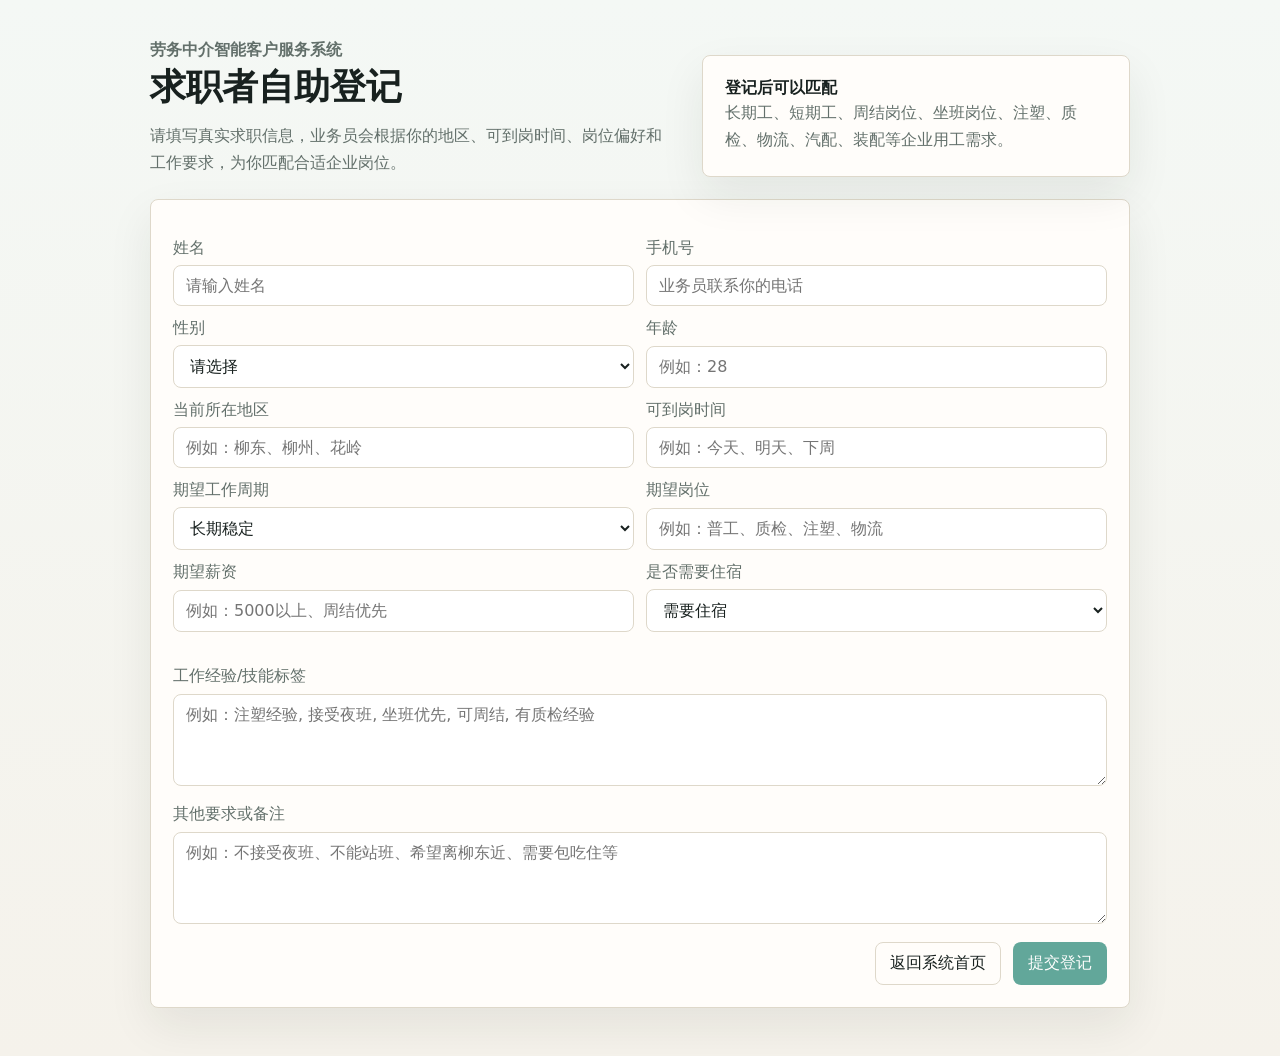
<file: applicant.html>
<!doctype html>
<html lang="zh-CN">
<head>
  <meta charset="utf-8">
  <meta name="viewport" content="width=device-width, initial-scale=1">
  <title>求职者自助登记</title>
  <link rel="stylesheet" href="styles.css">
</head>
<body class="public-page">
  <main class="public-shell">
    <section class="public-hero">
      <div>
        <p class="eyebrow">劳务中介智能客户服务系统</p>
        <h1>求职者自助登记</h1>
        <p>请填写真实求职信息，业务员会根据你的地区、可到岗时间、岗位偏好和工作要求，为你匹配合适企业岗位。</p>
      </div>
      <div class="public-card">
        <strong>登记后可以匹配</strong>
        <p>长期工、短期工、周结岗位、坐班岗位、注塑、质检、物流、汽配、装配等企业用工需求。</p>
      </div>
    </section>

    <section class="public-card">
      <form class="public-form" id="applicantForm">
        <div class="form-grid">
          <label>姓名<input name="name" required placeholder="请输入姓名"></label>
          <label>手机号<input name="phone" required inputmode="tel" placeholder="业务员联系你的电话"></label>
          <label>性别<select name="gender" required><option value="">请选择</option><option>男</option><option>女</option></select></label>
          <label>年龄<input name="age" required type="number" min="16" max="65" placeholder="例如：28"></label>
          <label>当前所在地区<input name="location" required placeholder="例如：柳东、柳州、花岭"></label>
          <label>可到岗时间<input name="available" required placeholder="例如：今天、明天、下周"></label>
          <label>期望工作周期<select name="period" required><option>长期稳定</option><option>1-3个月</option><option>7-15天</option><option>暑假工</option><option>周末兼职</option></select></label>
          <label>期望岗位<input name="expectedRole" placeholder="例如：普工、质检、注塑、物流"></label>
          <label>期望薪资<input name="salary" placeholder="例如：5000以上、周结优先"></label>
          <label>是否需要住宿<select name="housing"><option>需要住宿</option><option>不需要住宿</option><option>都可以</option></select></label>
        </div>
        <label>工作经验/技能标签<textarea name="tags" placeholder="例如：注塑经验, 接受夜班, 坐班优先, 可周结, 有质检经验"></textarea></label>
        <label>其他要求或备注<textarea name="note" placeholder="例如：不接受夜班、不能站班、希望离柳东近、需要包吃住等"></textarea></label>
        <div class="success-box" id="successBox">登记成功。业务员会在人才库里看到你的资料，并根据企业用工需求联系你。</div>
        <div class="public-actions">
          <a class="ghost link-button" href="index.html">返回系统首页</a>
          <button class="primary" type="submit">提交登记</button>
        </div>
      </form>
    </section>
  </main>
  <script src="applicant.js"></script>
</body>
</html>
</file>
<file: styles.css>
:root {
  --bg: #f5f2eb;
  --surface: #fffdfa;
  --surface-2: #f0f6f4;
  --ink: #18211f;
  --muted: #63706b;
  --line: #ded8ca;
  --primary: #0f7a68;
  --primary-2: #0b5d50;
  --accent: #c7502c;
  --good: #16804f;
  --warn: #b76b12;
  --danger: #b33434;
  --shadow: 0 18px 45px rgba(24, 33, 31, .08);
}

* {
  box-sizing: border-box;
}

body {
  margin: 0;
  min-height: 100vh;
  display: grid;
  grid-template-columns: 280px 1fr;
  color: var(--ink);
  background: var(--bg);
  font-family: "Microsoft YaHei", "PingFang SC", system-ui, sans-serif;
}

button,
input,
select,
textarea {
  font: inherit;
}

button {
  cursor: pointer;
}

button:disabled {
  cursor: not-allowed;
  opacity: .65;
}

.sidebar {
  min-height: 100vh;
  padding: 24px;
  background: #17352f;
  color: #f8fbf8;
  display: flex;
  flex-direction: column;
  gap: 28px;
  position: sticky;
  top: 0;
}

.brand {
  display: flex;
  gap: 12px;
  align-items: center;
}

.brand-mark {
  width: 46px;
  height: 46px;
  border-radius: 8px;
  display: grid;
  place-items: center;
  background: #f6c75b;
  color: #17352f;
  font-weight: 800;
  font-size: 23px;
}

.brand strong,
.brand small {
  display: block;
}

.brand small {
  margin-top: 4px;
  color: #bed2cc;
}

.nav {
  display: grid;
  gap: 8px;
}

.nav-item {
  border: 0;
  border-radius: 8px;
  padding: 13px 14px;
  color: #e9f2ef;
  background: transparent;
  text-align: left;
}

.nav-item.active,
.nav-item:hover {
  background: rgba(255, 255, 255, .12);
}

.side-note {
  margin-top: auto;
  padding: 16px;
  border: 1px solid rgba(255, 255, 255, .18);
  border-radius: 8px;
  background: rgba(255, 255, 255, .08);
}

.side-note p {
  color: #d6e5e0;
  line-height: 1.6;
  margin-bottom: 0;
}

.app {
  padding: 28px;
  min-width: 0;
}

.topbar {
  display: flex;
  justify-content: space-between;
  align-items: flex-start;
  gap: 16px;
  margin-bottom: 22px;
}

.eyebrow {
  color: var(--primary);
  font-weight: 700;
  margin: 0 0 8px;
}

h1,
h2,
p {
  margin-top: 0;
}

h1 {
  margin-bottom: 0;
  font-size: 34px;
}

h2 {
  font-size: 19px;
  margin-bottom: 0;
}

.top-actions,
.toolbar,
.quick-prompts,
.chat-form,
.split {
  display: flex;
  gap: 10px;
  align-items: center;
  flex-wrap: wrap;
}

.primary,
.ghost,
.quick-prompts button,
.icon-btn {
  border: 1px solid transparent;
  border-radius: 8px;
  padding: 10px 14px;
  min-height: 42px;
}

a.link-button {
  display: inline-flex;
  align-items: center;
  text-decoration: none;
}

.primary {
  background: var(--primary);
  color: white;
}

.primary:hover {
  background: var(--primary-2);
}

.ghost,
.quick-prompts button {
  background: var(--surface);
  color: var(--ink);
  border-color: var(--line);
}

.icon-btn {
  width: 40px;
  padding: 0;
  font-size: 24px;
  background: transparent;
}

.view {
  display: none;
}

.view.active {
  display: block;
}

.metrics {
  display: grid;
  grid-template-columns: repeat(4, minmax(150px, 1fr));
  gap: 14px;
  margin-bottom: 18px;
}

.metric,
.panel,
.month-card,
.worker-card {
  background: var(--surface);
  border: 1px solid var(--line);
  border-radius: 8px;
  box-shadow: var(--shadow);
}

.metric {
  padding: 18px;
}

.metric span {
  color: var(--muted);
}

.metric strong {
  display: block;
  margin-top: 8px;
  font-size: 30px;
}

.layout.two-col,
.assistant-layout {
  display: grid;
  grid-template-columns: 1.2fr .8fr;
  gap: 18px;
}

.panel {
  padding: 18px;
}

.panel-head {
  display: flex;
  justify-content: space-between;
  gap: 12px;
  align-items: baseline;
  margin-bottom: 14px;
}

.panel-head span {
  color: var(--muted);
  font-size: 13px;
}

.list {
  display: grid;
  gap: 10px;
}

.item {
  display: grid;
  gap: 7px;
  padding: 12px;
  border: 1px solid var(--line);
  border-radius: 8px;
  background: #fff;
}

.item-top,
.item-meta {
  display: flex;
  justify-content: space-between;
  gap: 10px;
  align-items: center;
}

.check-row {
  display: inline-flex;
  align-items: center;
  gap: 8px;
  color: var(--ink);
}

.item-meta {
  color: var(--muted);
  font-size: 13px;
  flex-wrap: wrap;
}

.badge {
  display: inline-flex;
  align-items: center;
  min-height: 26px;
  padding: 3px 8px;
  border-radius: 999px;
  background: var(--surface-2);
  color: var(--primary-2);
  font-size: 12px;
  font-weight: 700;
  white-space: nowrap;
}

.badge.warn {
  background: #fff3df;
  color: var(--warn);
}

.badge.danger {
  background: #ffe9e9;
  color: var(--danger);
}

.toolbar {
  margin-bottom: 16px;
}

.toolbar label {
  color: var(--muted);
  display: grid;
  gap: 6px;
}

input,
select,
textarea {
  width: 100%;
  border: 1px solid var(--line);
  border-radius: 8px;
  background: #fff;
  padding: 10px 12px;
  color: var(--ink);
}

textarea {
  min-height: 92px;
  resize: vertical;
}

.split {
  justify-content: space-between;
}

.split input {
  max-width: 420px;
}

.calendar-grid {
  display: grid;
  grid-template-columns: repeat(4, minmax(220px, 1fr));
  gap: 14px;
}

.month-card {
  padding: 14px;
  min-height: 185px;
}

.month-title {
  display: flex;
  justify-content: space-between;
  color: var(--primary-2);
  font-weight: 800;
  margin-bottom: 10px;
}

.mini-demand {
  border-left: 4px solid var(--primary);
  padding: 8px 8px 8px 10px;
  background: #f7faf8;
  border-radius: 6px;
  margin-bottom: 8px;
}

.mini-demand strong,
.mini-demand span {
  display: block;
}

.mini-demand span {
  color: var(--muted);
  font-size: 12px;
  margin-top: 4px;
}

.table-wrap {
  overflow: auto;
  background: var(--surface);
  border: 1px solid var(--line);
  border-radius: 8px;
  box-shadow: var(--shadow);
}

table {
  width: 100%;
  border-collapse: collapse;
  min-width: 880px;
}

th,
td {
  padding: 14px 12px;
  border-bottom: 1px solid var(--line);
  text-align: left;
  vertical-align: top;
}

th {
  background: #f2eee3;
  color: #4d5b56;
  font-size: 13px;
}

tr:last-child td {
  border-bottom: 0;
}

.worker-grid {
  display: grid;
  grid-template-columns: repeat(3, minmax(220px, 1fr));
  gap: 14px;
}

.worker-card {
  padding: 16px;
}

.worker-card h3 {
  margin: 0 0 8px;
}

.tags {
  display: flex;
  flex-wrap: wrap;
  gap: 6px;
  margin-top: 12px;
}

.chat-panel {
  min-height: 610px;
  display: flex;
  flex-direction: column;
}

.chat-log {
  flex: 1;
  min-height: 330px;
  display: grid;
  align-content: start;
  gap: 12px;
  padding: 12px;
  border: 1px solid var(--line);
  border-radius: 8px;
  background: #fbf8ef;
  overflow: auto;
}

.bubble {
  max-width: 86%;
  padding: 12px;
  border-radius: 8px;
  background: #fff;
  white-space: pre-wrap;
  line-height: 1.65;
}

.bubble.user {
  justify-self: end;
  background: #dff1ec;
}

.chat-form {
  margin-top: 12px;
}

.chat-form input {
  flex: 1;
}

.knowledge {
  display: grid;
  gap: 12px;
}

.collector-form {
  display: grid;
  gap: 14px;
}

.collector-tabs {
  display: flex;
  gap: 8px;
  margin-bottom: 14px;
}

.collector-tab {
  border: 1px solid var(--line);
  border-radius: 8px;
  background: var(--surface);
  padding: 10px 14px;
}

.collector-tab.active {
  background: var(--primary);
  color: #fff;
  border-color: var(--primary);
}

.collector-form label {
  display: grid;
  gap: 8px;
  color: var(--muted);
}

.collector-form textarea {
  min-height: 260px;
}

.collector-results {
  margin-top: 18px;
}

.fuzzy-card {
  display: grid;
  gap: 12px;
}

.fuzzy-card .form-grid {
  margin: 0;
}

.knowledge-block {
  padding: 12px;
  border: 1px solid var(--line);
  border-radius: 8px;
  background: #fff;
}

.knowledge-block strong {
  display: block;
  margin-bottom: 8px;
}

dialog {
  border: 0;
  padding: 0;
  background: transparent;
}

dialog::backdrop {
  background: rgba(20, 29, 27, .45);
}

.modal-card {
  width: min(760px, calc(100vw - 24px));
  padding: 20px;
  background: var(--surface);
  border-radius: 8px;
  box-shadow: 0 24px 80px rgba(0, 0, 0, .28);
}

.wide-modal {
  width: min(1120px, calc(100vw - 24px));
  max-height: calc(100vh - 36px);
  overflow: auto;
}

.detail-grid,
.detail-actions {
  display: grid;
  grid-template-columns: repeat(2, minmax(0, 1fr));
  gap: 14px;
  margin-top: 16px;
}

.detail-actions {
  align-items: start;
}

.detail-actions .public-form {
  padding: 14px;
  border: 1px solid var(--line);
  border-radius: 8px;
  background: #fff;
}

.detail-actions h3 {
  margin: 0;
  font-size: 16px;
}

.public-page {
  display: block;
  min-height: 100vh;
  background: linear-gradient(180deg, #f4f8f5 0%, #f5f2eb 100%);
}

.public-shell {
  width: min(980px, calc(100vw - 32px));
  margin: 0 auto;
  padding: 36px 0 48px;
}

.public-hero {
  display: grid;
  grid-template-columns: 1.1fr .9fr;
  gap: 28px;
  align-items: end;
  margin-bottom: 22px;
}

.public-hero h1 {
  font-size: 36px;
  margin-bottom: 10px;
}

.public-hero p {
  color: var(--muted);
  line-height: 1.7;
  margin-bottom: 0;
}

.public-card {
  background: var(--surface);
  border: 1px solid var(--line);
  border-radius: 8px;
  box-shadow: var(--shadow);
  padding: 22px;
}

.public-form {
  display: grid;
  gap: 18px;
}

.public-form label {
  display: grid;
  gap: 7px;
  color: var(--muted);
}

.public-actions {
  display: flex;
  gap: 12px;
  align-items: center;
  justify-content: flex-end;
}

.success-box {
  display: none;
  padding: 16px;
  border-radius: 8px;
  background: #e5f5ec;
  color: #0d5b38;
  line-height: 1.7;
}

.success-box.show {
  display: block;
}

.modal-card header,
.modal-card footer {
  display: flex;
  justify-content: space-between;
  align-items: center;
  gap: 12px;
}

.modal-card footer {
  justify-content: flex-end;
  margin-top: 18px;
}

.form-grid {
  display: grid;
  grid-template-columns: repeat(2, 1fr);
  gap: 12px;
  margin: 16px 0;
}

.form-grid label,
.modal-card > label {
  display: grid;
  gap: 6px;
  color: var(--muted);
}

@media (max-width: 1100px) {
  body {
    grid-template-columns: 1fr;
  }

  .sidebar {
    min-height: auto;
    position: static;
  }

  .nav {
    grid-template-columns: repeat(5, minmax(120px, 1fr));
    overflow: auto;
  }

  .metrics,
  .calendar-grid,
  .worker-grid,
  .layout.two-col,
  .assistant-layout {
    grid-template-columns: repeat(2, minmax(0, 1fr));
  }
}

@media (max-width: 720px) {
  .app,
  .sidebar {
    padding: 18px;
  }

  .topbar,
  .public-hero,
  .layout.two-col,
  .assistant-layout,
  .detail-grid,
  .detail-actions,
  .metrics,
  .calendar-grid,
  .worker-grid,
  .form-grid {
    grid-template-columns: 1fr;
    display: grid;
  }

  .top-actions,
  .split,
  .chat-form {
    align-items: stretch;
  }

  h1 {
    font-size: 27px;
  }
}
</file>
